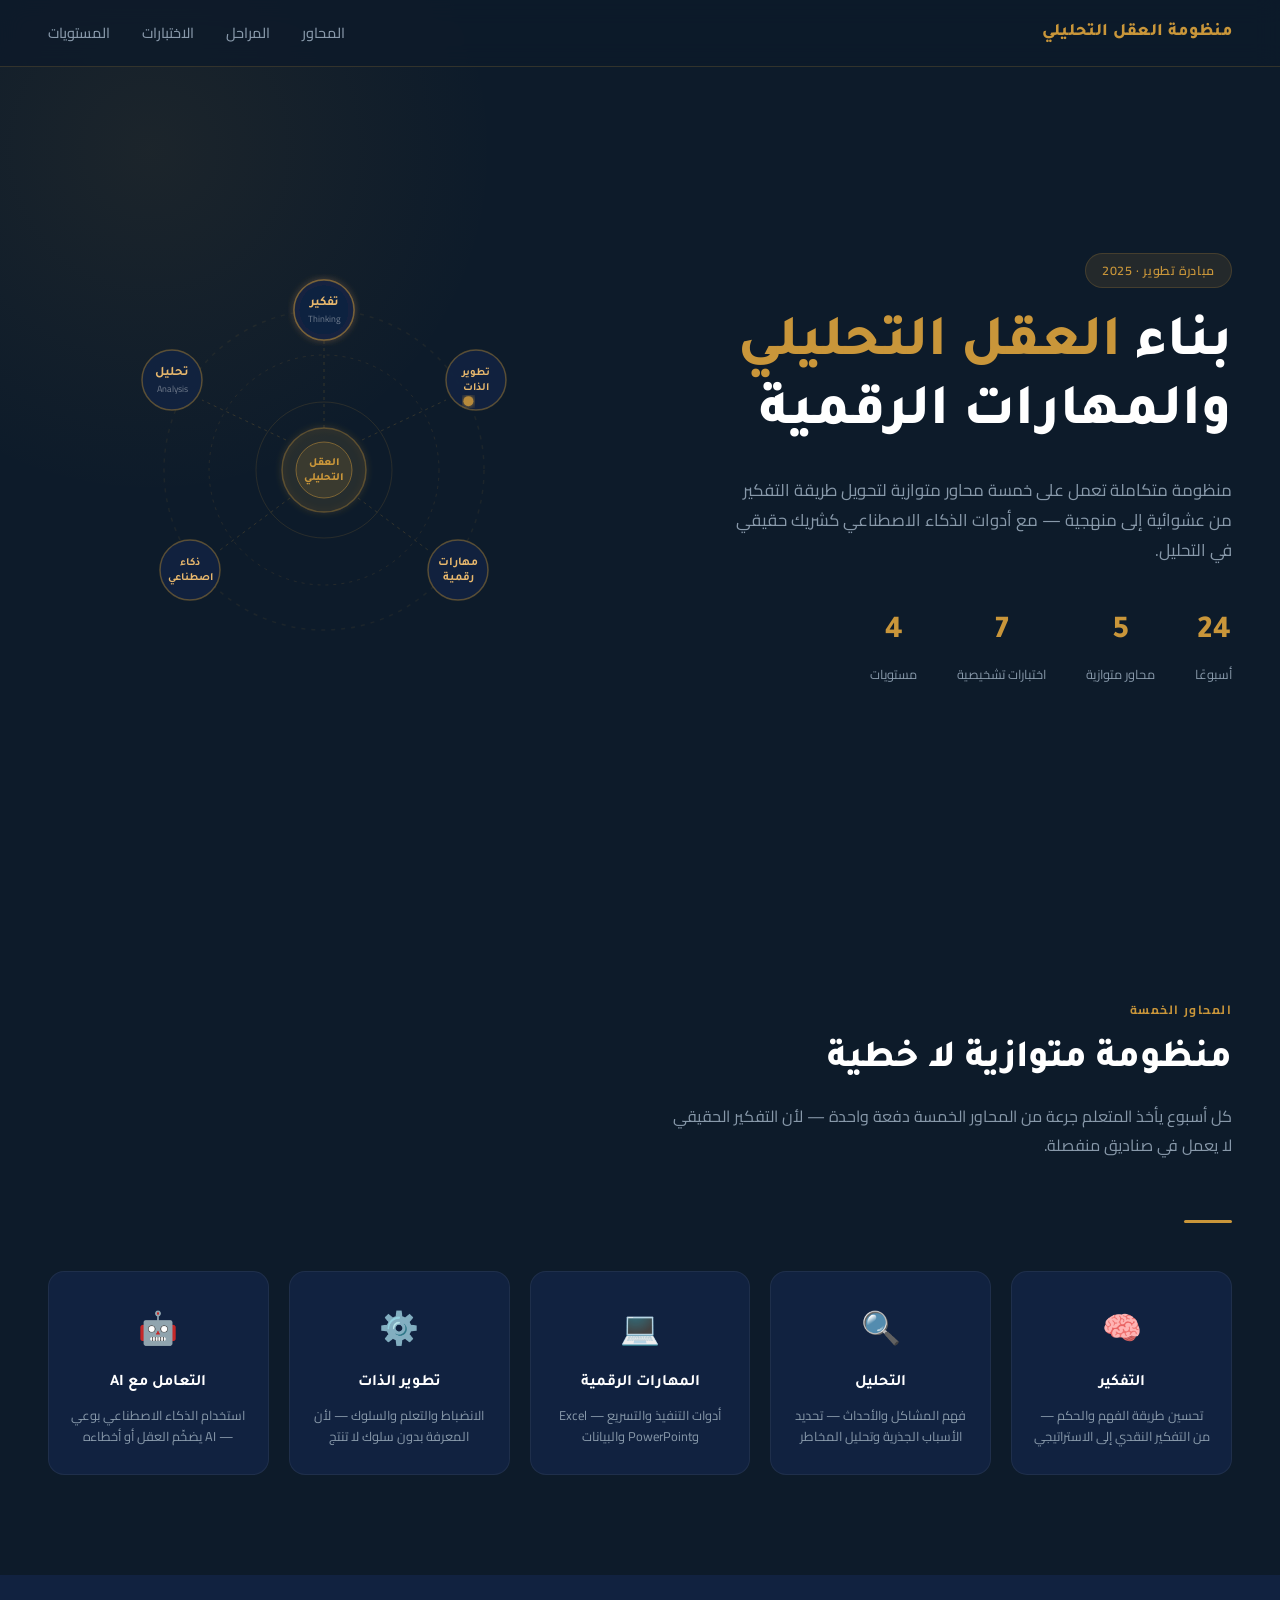
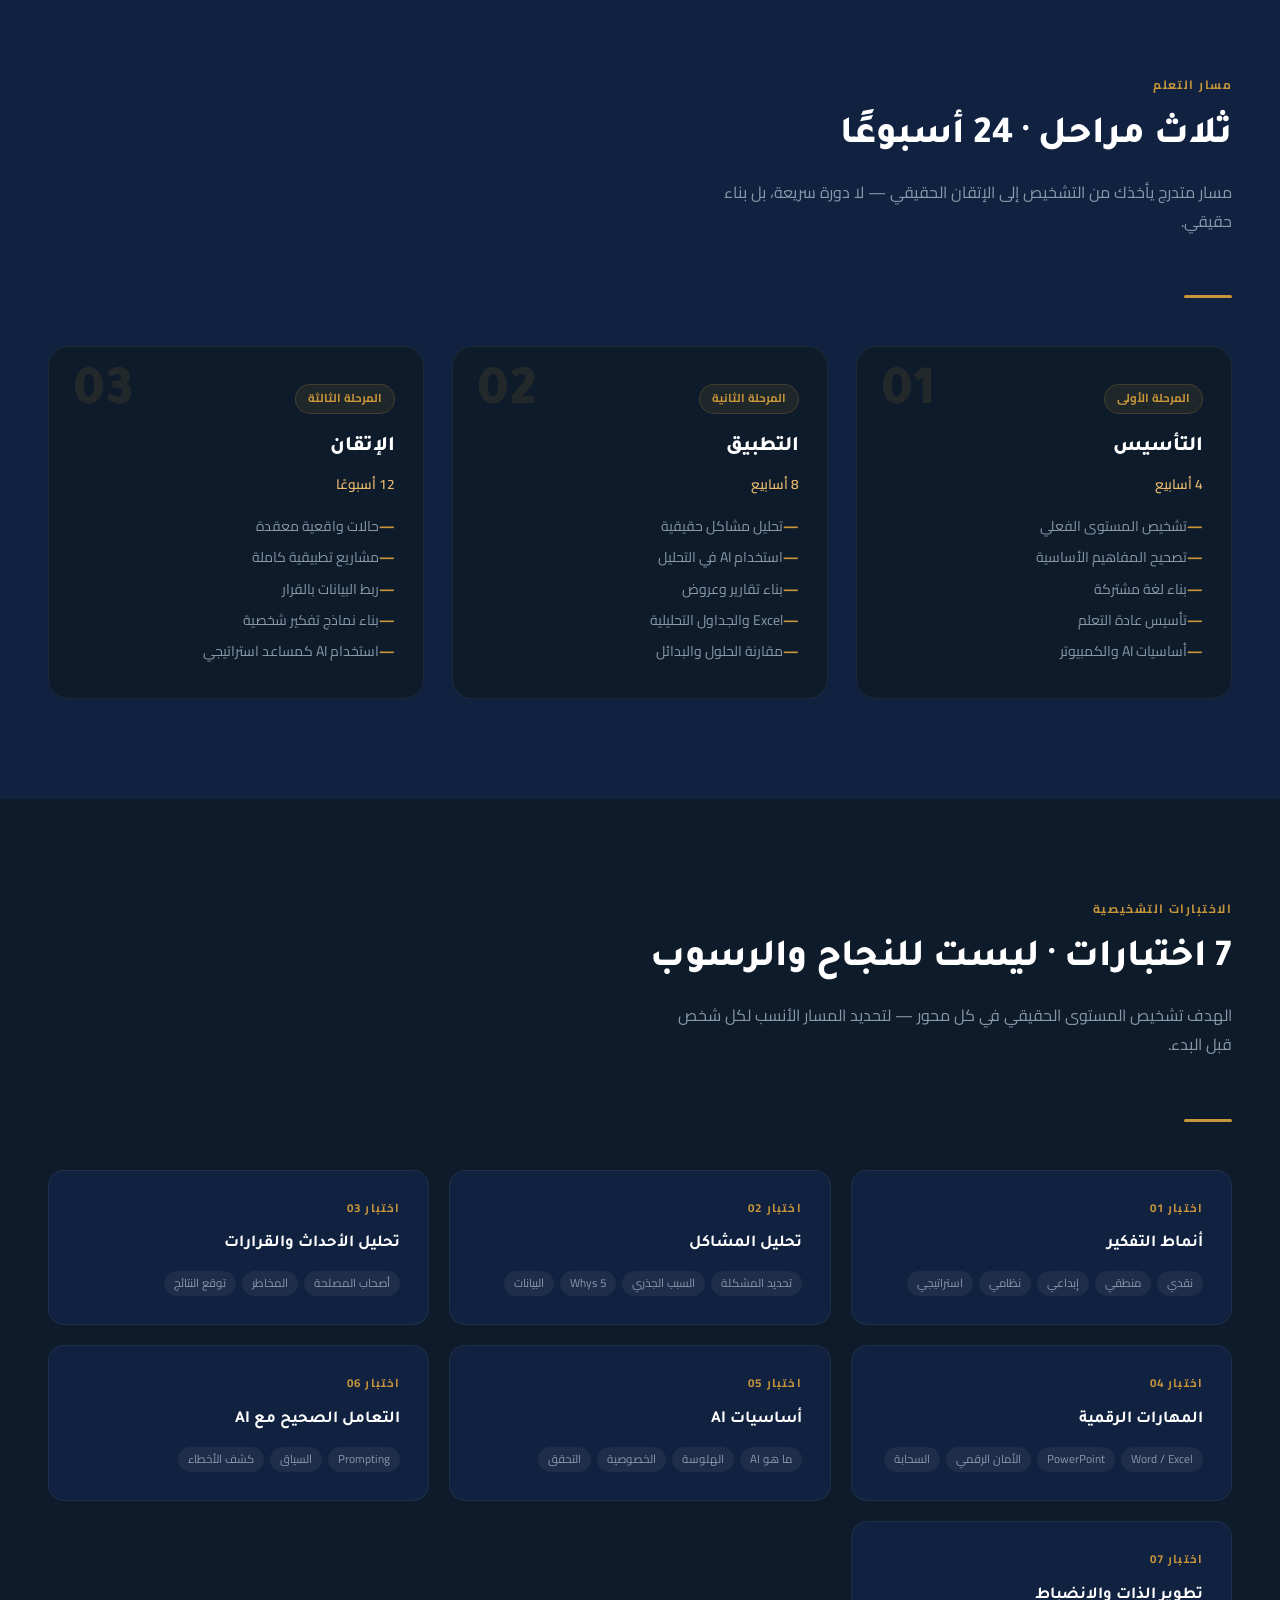
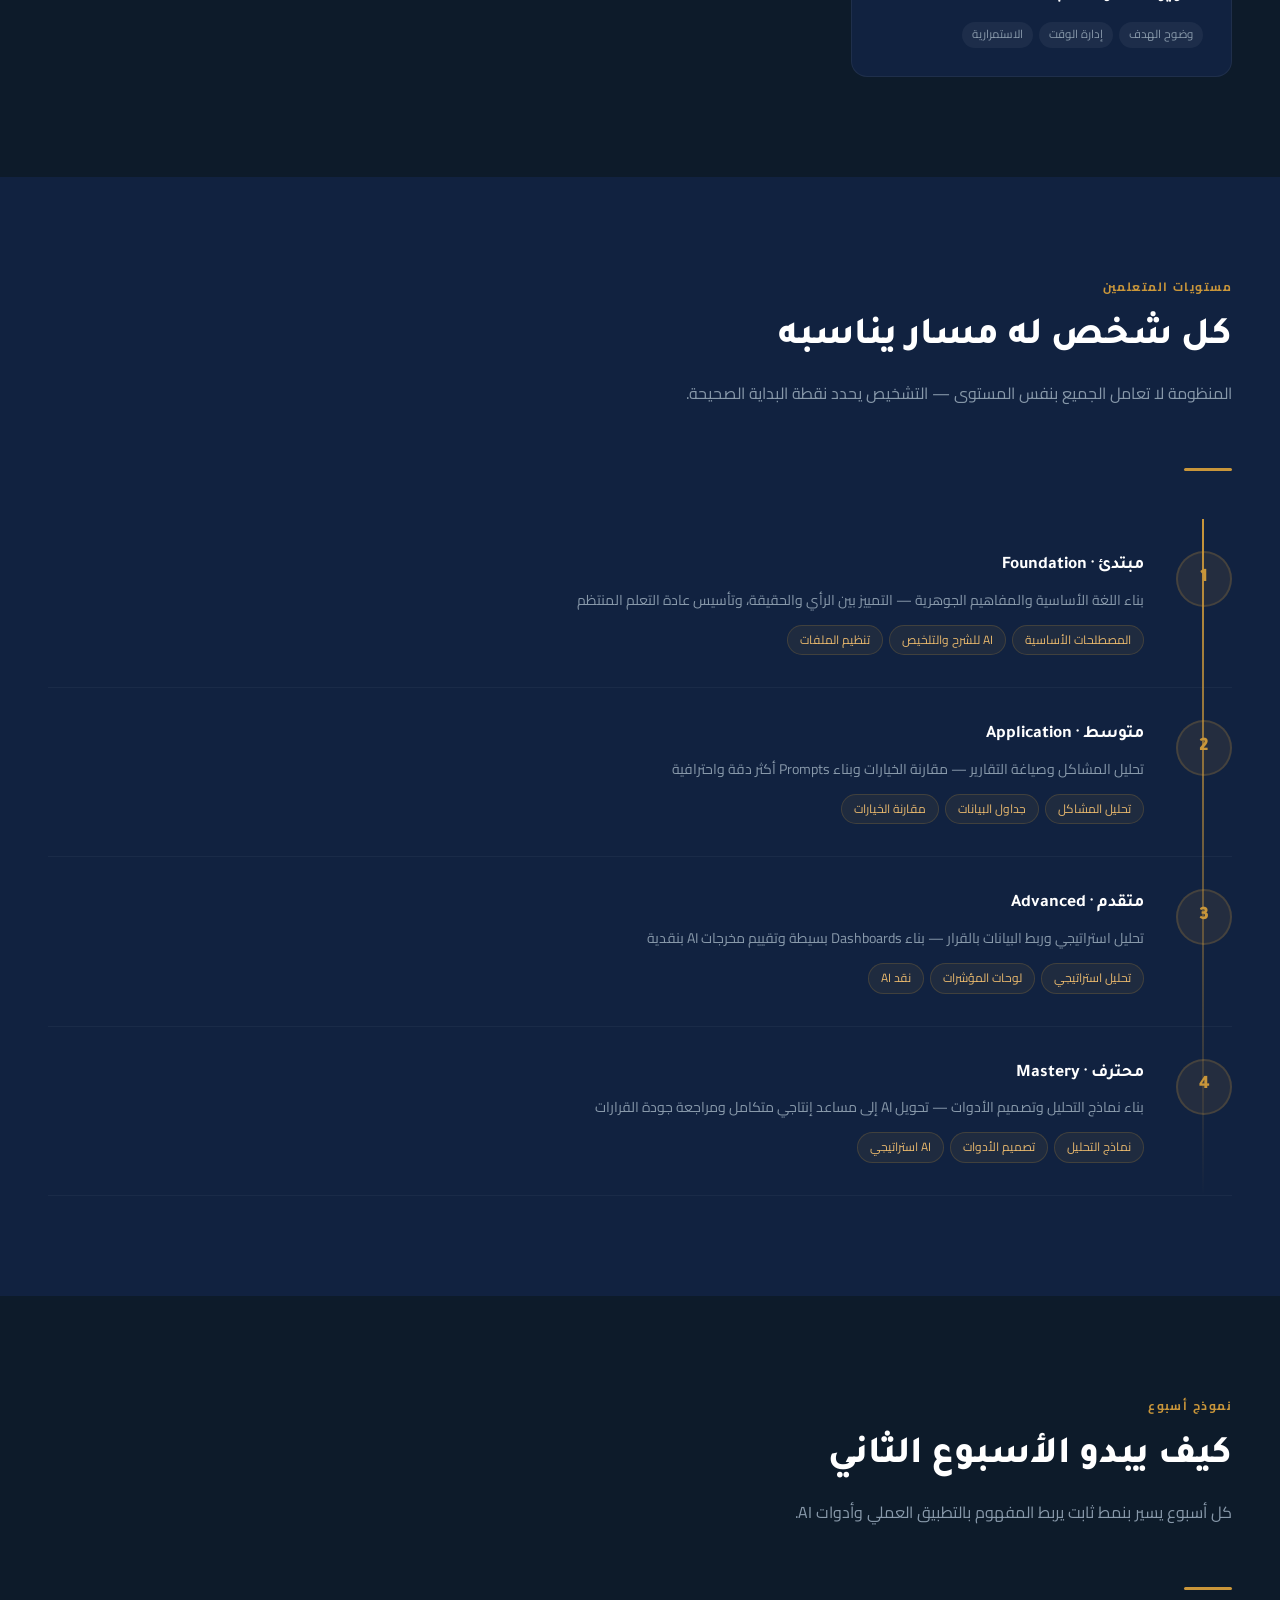
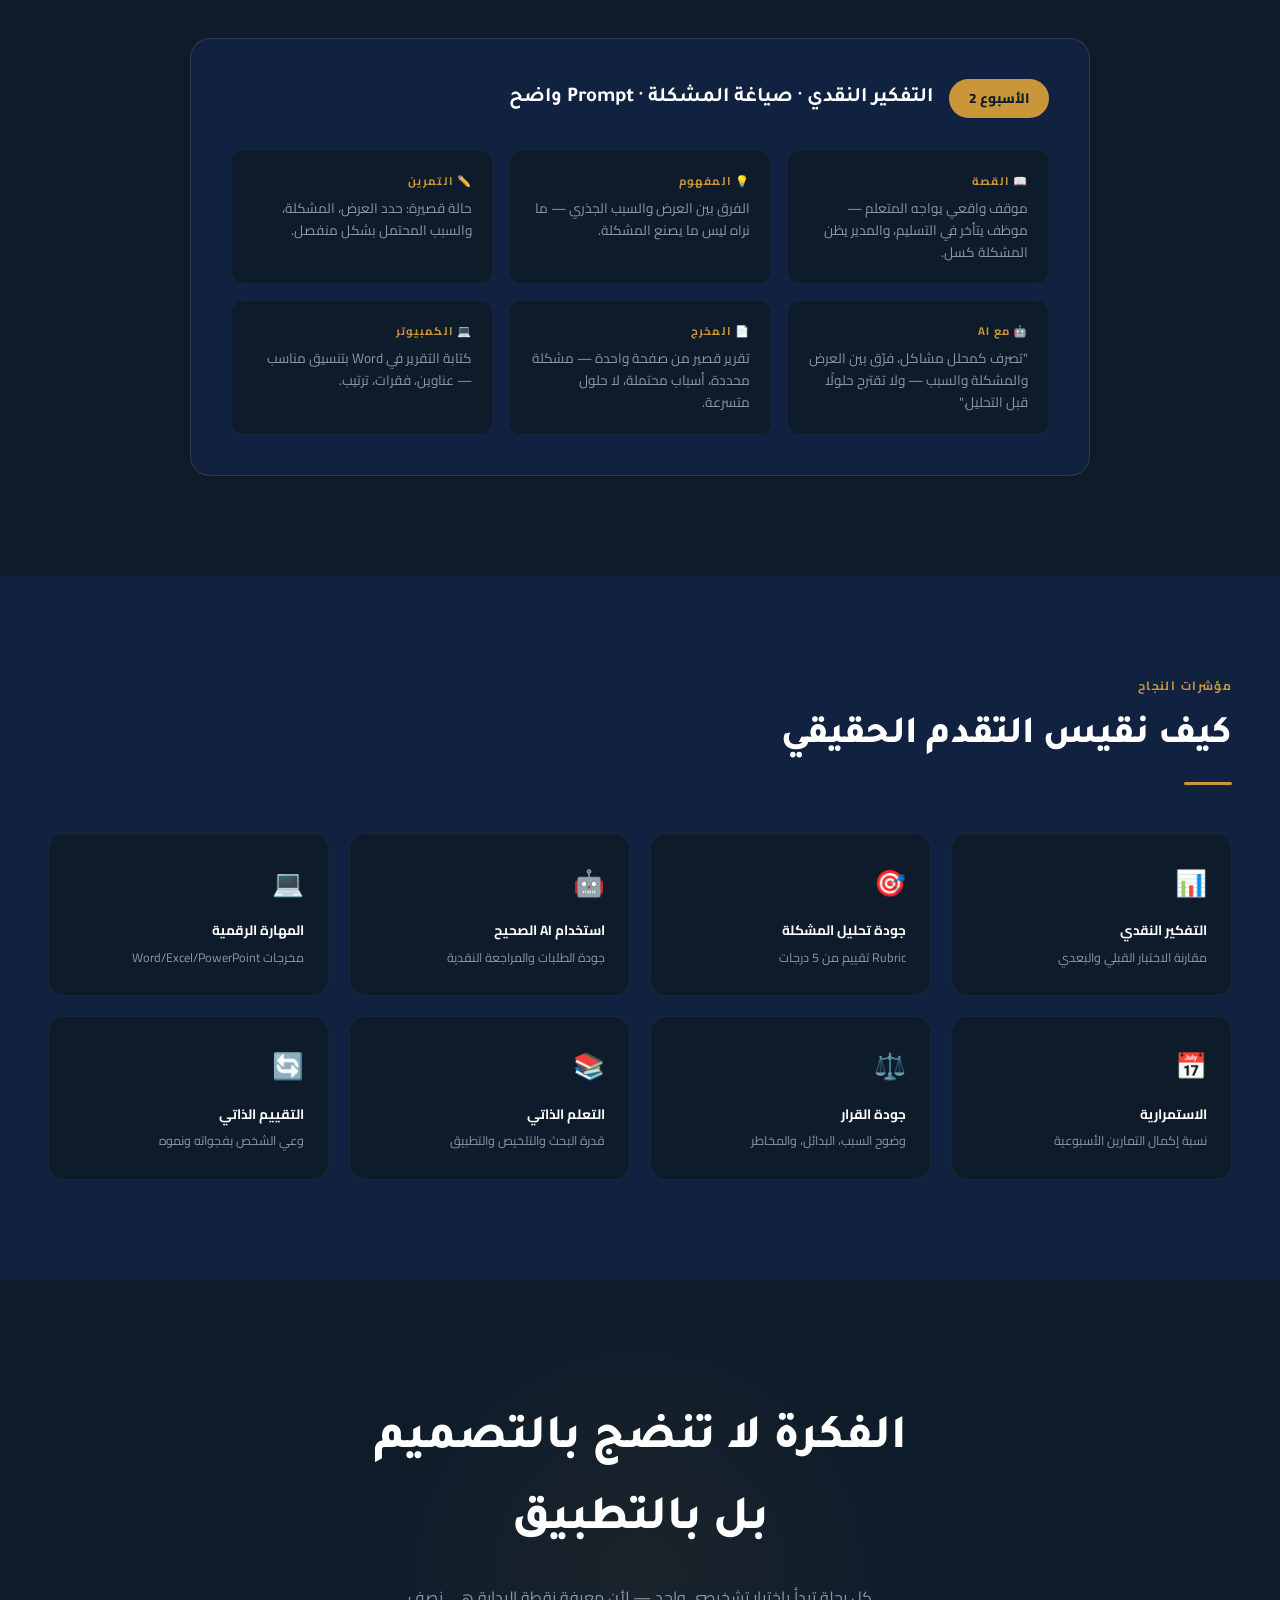
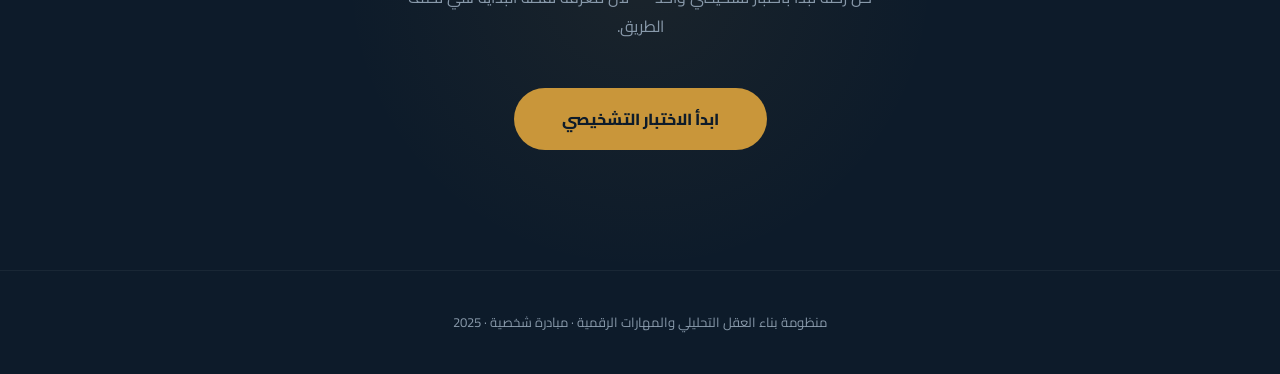
<file: index.html>
<!DOCTYPE html>
<html lang="ar" dir="rtl">
<head>
<meta charset="UTF-8">
<meta name="viewport" content="width=device-width, initial-scale=1.0">
<title>منظومة بناء العقل التحليلي</title>
<style>
  @import url('https://fonts.googleapis.com/css2?family=Cairo:wght@300;400;600;700;900&family=Tajawal:wght@300;400;500;700;800&display=swap');

  :root {
    --ink: #0D1B2A;
    --deep: #112240;
    --mid: #1B3A5C;
    --gold: #C9963A;
    --gold-light: #E8B86D;
    --cream: #F5F0E8;
    --text: #E8EDF2;
    --muted: #8899AA;
    --border: rgba(201,150,58,0.2);
  }

  * { margin: 0; padding: 0; box-sizing: border-box; }

  html { scroll-behavior: smooth; }

  body {
    font-family: 'Cairo', sans-serif;
    background: var(--ink);
    color: var(--text);
    overflow-x: hidden;
    line-height: 1.7;
  }

  /* ===== NAV ===== */
  nav {
    position: fixed;
    top: 0; left: 0; right: 0;
    z-index: 100;
    padding: 18px 48px;
    display: flex;
    justify-content: space-between;
    align-items: center;
    background: rgba(13,27,42,0.85);
    backdrop-filter: blur(12px);
    border-bottom: 1px solid var(--border);
  }
  .nav-logo {
    font-family: 'Tajawal', sans-serif;
    font-weight: 800;
    font-size: 1.1rem;
    color: var(--gold);
    letter-spacing: 0.02em;
  }
  .nav-links {
    display: flex;
    gap: 32px;
    list-style: none;
  }
  .nav-links a {
    color: var(--muted);
    text-decoration: none;
    font-size: 0.9rem;
    font-weight: 500;
    transition: color 0.2s;
  }
  .nav-links a:hover { color: var(--gold); }

  /* ===== HERO ===== */
  .hero {
    min-height: 100vh;
    display: flex;
    align-items: center;
    padding: 120px 48px 80px;
    position: relative;
    overflow: hidden;
  }
  .hero::before {
    content: '';
    position: absolute;
    top: -200px; left: -200px;
    width: 700px; height: 700px;
    background: radial-gradient(circle, rgba(201,150,58,0.08) 0%, transparent 70%);
    pointer-events: none;
  }
  .hero-grid {
    display: grid;
    grid-template-columns: 1fr 1fr;
    gap: 80px;
    align-items: center;
    max-width: 1200px;
    margin: 0 auto;
    width: 100%;
  }
  .hero-tag {
    display: inline-block;
    padding: 6px 16px;
    background: rgba(201,150,58,0.12);
    border: 1px solid var(--border);
    border-radius: 100px;
    font-size: 0.78rem;
    color: var(--gold);
    font-weight: 600;
    letter-spacing: 0.05em;
    margin-bottom: 24px;
  }
  .hero h1 {
    font-family: 'Tajawal', sans-serif;
    font-size: clamp(2.4rem, 5vw, 3.6rem);
    font-weight: 800;
    line-height: 1.2;
    color: #fff;
    margin-bottom: 24px;
  }
  .hero h1 span { color: var(--gold); }
  .hero-sub {
    font-size: 1.05rem;
    color: var(--muted);
    max-width: 500px;
    margin-bottom: 40px;
    line-height: 1.8;
  }
  .hero-stats {
    display: flex;
    gap: 40px;
  }
  .stat-item { text-align: center; }
  .stat-num {
    font-family: 'Tajawal', sans-serif;
    font-size: 2rem;
    font-weight: 800;
    color: var(--gold);
    display: block;
  }
  .stat-label {
    font-size: 0.8rem;
    color: var(--muted);
  }

  /* ===== ORBITAL DIAGRAM ===== */
  .orbital-wrap {
    display: flex;
    justify-content: center;
    align-items: center;
    position: relative;
  }
  .orbital-svg {
    width: 420px;
    height: 420px;
  }

  /* ===== SECTIONS ===== */
  section { padding: 100px 48px; }
  .section-inner {
    max-width: 1200px;
    margin: 0 auto;
  }
  .section-eyebrow {
    font-size: 0.75rem;
    font-weight: 700;
    color: var(--gold);
    letter-spacing: 0.12em;
    text-transform: uppercase;
    margin-bottom: 16px;
  }
  .section-title {
    font-family: 'Tajawal', sans-serif;
    font-size: clamp(1.8rem, 3vw, 2.6rem);
    font-weight: 800;
    color: #fff;
    margin-bottom: 16px;
    line-height: 1.3;
  }
  .section-desc {
    color: var(--muted);
    font-size: 1rem;
    max-width: 560px;
    margin-bottom: 60px;
    line-height: 1.8;
  }
  .divider {
    width: 48px;
    height: 3px;
    background: var(--gold);
    margin: 20px 0 48px;
    border-radius: 2px;
  }

  /* ===== PILLARS ===== */
  .pillars-grid {
    display: grid;
    grid-template-columns: repeat(5, 1fr);
    gap: 20px;
  }
  .pillar-card {
    background: var(--deep);
    border: 1px solid rgba(255,255,255,0.06);
    border-radius: 16px;
    padding: 28px 20px;
    text-align: center;
    transition: border-color 0.3s, transform 0.3s;
    position: relative;
    overflow: hidden;
  }
  .pillar-card::before {
    content: '';
    position: absolute;
    bottom: 0; left: 0; right: 0;
    height: 3px;
    background: var(--gold);
    transform: scaleX(0);
    transition: transform 0.3s;
  }
  .pillar-card:hover::before { transform: scaleX(1); }
  .pillar-card:hover {
    border-color: var(--border);
    transform: translateY(-4px);
  }
  .pillar-icon {
    font-size: 2rem;
    margin-bottom: 16px;
    display: block;
  }
  .pillar-name {
    font-family: 'Tajawal', sans-serif;
    font-size: 1rem;
    font-weight: 700;
    color: #fff;
    margin-bottom: 8px;
  }
  .pillar-desc {
    font-size: 0.8rem;
    color: var(--muted);
    line-height: 1.6;
  }

  /* ===== PHASES ===== */
  .phases-section { background: var(--deep); }
  .phases-grid {
    display: grid;
    grid-template-columns: repeat(3, 1fr);
    gap: 28px;
  }
  .phase-card {
    background: var(--ink);
    border: 1px solid rgba(255,255,255,0.06);
    border-radius: 20px;
    padding: 36px 28px;
    position: relative;
  }
  .phase-num {
    font-family: 'Tajawal', sans-serif;
    font-size: 3.5rem;
    font-weight: 900;
    color: rgba(201,150,58,0.12);
    position: absolute;
    top: 20px;
    left: 24px;
    line-height: 1;
  }
  .phase-label {
    display: inline-block;
    padding: 4px 12px;
    background: rgba(201,150,58,0.1);
    border: 1px solid var(--border);
    border-radius: 100px;
    font-size: 0.72rem;
    color: var(--gold);
    font-weight: 700;
    margin-bottom: 16px;
  }
  .phase-title {
    font-family: 'Tajawal', sans-serif;
    font-size: 1.3rem;
    font-weight: 800;
    color: #fff;
    margin-bottom: 8px;
  }
  .phase-duration {
    font-size: 0.85rem;
    color: var(--gold-light);
    font-weight: 600;
    margin-bottom: 20px;
  }
  .phase-list {
    list-style: none;
    display: flex;
    flex-direction: column;
    gap: 10px;
  }
  .phase-list li {
    font-size: 0.88rem;
    color: var(--muted);
    padding-right: 16px;
    position: relative;
    line-height: 1.5;
  }
  .phase-list li::before {
    content: '—';
    position: absolute;
    right: 0;
    color: var(--gold);
    font-weight: 700;
  }

  /* ===== TESTS ===== */
  .tests-grid {
    display: grid;
    grid-template-columns: repeat(3, 1fr);
    gap: 20px;
  }
  .test-card {
    background: var(--deep);
    border: 1px solid rgba(255,255,255,0.06);
    border-radius: 16px;
    padding: 28px;
    transition: border-color 0.3s;
  }
  .test-card:hover { border-color: var(--border); }
  .test-num {
    font-size: 0.72rem;
    font-weight: 700;
    color: var(--gold);
    letter-spacing: 0.1em;
    margin-bottom: 12px;
  }
  .test-title {
    font-family: 'Tajawal', sans-serif;
    font-size: 1.05rem;
    font-weight: 700;
    color: #fff;
    margin-bottom: 12px;
  }
  .test-tags {
    display: flex;
    flex-wrap: wrap;
    gap: 6px;
  }
  .tag {
    padding: 3px 10px;
    background: rgba(255,255,255,0.05);
    border-radius: 100px;
    font-size: 0.72rem;
    color: var(--muted);
  }

  /* ===== LEVELS ===== */
  .levels-section { background: var(--deep); }
  .levels-track {
    display: flex;
    flex-direction: column;
    gap: 0;
    position: relative;
  }
  .levels-track::before {
    content: '';
    position: absolute;
    right: 28px;
    top: 0; bottom: 0;
    width: 2px;
    background: linear-gradient(to bottom, var(--gold), transparent);
  }
  .level-item {
    display: grid;
    grid-template-columns: auto 1fr;
    gap: 32px;
    padding: 32px 0;
    border-bottom: 1px solid rgba(255,255,255,0.04);
    align-items: start;
  }
  .level-badge {
    width: 56px;
    height: 56px;
    border-radius: 50%;
    background: rgba(201,150,58,0.1);
    border: 2px solid var(--border);
    display: flex;
    align-items: center;
    justify-content: center;
    font-family: 'Tajawal', sans-serif;
    font-size: 1.2rem;
    font-weight: 900;
    color: var(--gold);
    flex-shrink: 0;
    position: relative;
    z-index: 1;
  }
  .level-name {
    font-family: 'Tajawal', sans-serif;
    font-size: 1.1rem;
    font-weight: 700;
    color: #fff;
    margin-bottom: 8px;
  }
  .level-focus {
    font-size: 0.88rem;
    color: var(--muted);
    line-height: 1.7;
  }
  .level-chips {
    display: flex;
    flex-wrap: wrap;
    gap: 6px;
    margin-top: 12px;
  }
  .chip {
    padding: 4px 12px;
    background: rgba(201,150,58,0.08);
    border: 1px solid rgba(201,150,58,0.2);
    border-radius: 100px;
    font-size: 0.75rem;
    color: var(--gold-light);
  }

  /* ===== WEEK EXAMPLE ===== */
  .week-box {
    background: var(--deep);
    border: 1px solid var(--border);
    border-radius: 20px;
    padding: 40px;
    max-width: 900px;
    margin: 0 auto;
  }
  .week-header {
    display: flex;
    align-items: center;
    gap: 16px;
    margin-bottom: 32px;
  }
  .week-badge {
    padding: 8px 20px;
    background: var(--gold);
    color: var(--ink);
    font-weight: 800;
    font-size: 0.85rem;
    border-radius: 100px;
  }
  .week-topic {
    font-family: 'Tajawal', sans-serif;
    font-size: 1.3rem;
    font-weight: 700;
    color: #fff;
  }
  .week-steps {
    display: grid;
    grid-template-columns: repeat(3, 1fr);
    gap: 16px;
  }
  .week-step {
    background: var(--ink);
    border-radius: 12px;
    padding: 20px;
    border: 1px solid rgba(255,255,255,0.04);
  }
  .step-label {
    font-size: 0.7rem;
    font-weight: 700;
    color: var(--gold);
    letter-spacing: 0.1em;
    margin-bottom: 8px;
  }
  .step-text {
    font-size: 0.85rem;
    color: var(--muted);
    line-height: 1.6;
  }

  /* ===== KPI ===== */
  .kpi-section { background: var(--deep); }
  .kpi-grid {
    display: grid;
    grid-template-columns: repeat(4, 1fr);
    gap: 20px;
  }
  .kpi-card {
    background: var(--ink);
    border-radius: 16px;
    padding: 28px 24px;
    border: 1px solid rgba(255,255,255,0.05);
  }
  .kpi-icon { font-size: 1.6rem; margin-bottom: 14px; display: block; }
  .kpi-label {
    font-size: 0.85rem;
    font-weight: 700;
    color: #fff;
    margin-bottom: 6px;
  }
  .kpi-method {
    font-size: 0.78rem;
    color: var(--muted);
    line-height: 1.5;
  }

  /* ===== CTA ===== */
  .cta-section {
    text-align: center;
    padding: 120px 48px;
    position: relative;
    overflow: hidden;
  }
  .cta-section::before {
    content: '';
    position: absolute;
    top: 50%; left: 50%;
    transform: translate(-50%,-50%);
    width: 600px; height: 600px;
    background: radial-gradient(circle, rgba(201,150,58,0.07) 0%, transparent 70%);
    pointer-events: none;
  }
  .cta-title {
    font-family: 'Tajawal', sans-serif;
    font-size: clamp(2rem, 4vw, 3rem);
    font-weight: 800;
    color: #fff;
    margin-bottom: 20px;
    position: relative;
  }
  .cta-sub {
    color: var(--muted);
    font-size: 1rem;
    max-width: 500px;
    margin: 0 auto 48px;
    line-height: 1.8;
    position: relative;
  }
  .cta-btn {
    display: inline-block;
    padding: 16px 48px;
    background: var(--gold);
    color: var(--ink);
    font-weight: 800;
    font-size: 1rem;
    border-radius: 100px;
    text-decoration: none;
    font-family: 'Cairo', sans-serif;
    transition: transform 0.2s, box-shadow 0.2s;
    position: relative;
    cursor: pointer;
    border: none;
  }
  .cta-btn:hover {
    transform: translateY(-2px);
    box-shadow: 0 12px 40px rgba(201,150,58,0.35);
  }

  /* ===== FOOTER ===== */
  footer {
    padding: 40px 48px;
    border-top: 1px solid rgba(255,255,255,0.05);
    text-align: center;
    color: var(--muted);
    font-size: 0.82rem;
  }

  /* ===== SCROLL ANIMATIONS ===== */
  .fade-up {
    opacity: 0;
    transform: translateY(30px);
    transition: opacity 0.6s ease, transform 0.6s ease;
  }
  .fade-up.visible {
    opacity: 1;
    transform: translateY(0);
  }

  @media (max-width: 900px) {
    nav { padding: 16px 24px; }
    .nav-links { display: none; }
    .hero { padding: 100px 24px 60px; }
    .hero-grid { grid-template-columns: 1fr; gap: 48px; }
    .orbital-wrap { order: -1; }
    .orbital-svg { width: 280px; height: 280px; }
    section { padding: 70px 24px; }
    .pillars-grid { grid-template-columns: repeat(2, 1fr); }
    .phases-grid { grid-template-columns: 1fr; }
    .tests-grid { grid-template-columns: 1fr; }
    .kpi-grid { grid-template-columns: repeat(2, 1fr); }
    .week-steps { grid-template-columns: 1fr; }
    .hero-stats { gap: 24px; }
    .cta-section { padding: 80px 24px; }
  }
</style>
</head>
<body>

<!-- NAV -->
<nav>
  <div class="nav-logo">منظومة العقل التحليلي</div>
  <ul class="nav-links">
    <li><a href="#pillars">المحاور</a></li>
    <li><a href="#phases">المراحل</a></li>
    <li><a href="#tests">الاختبارات</a></li>
    <li><a href="#levels">المستويات</a></li>
  </ul>
</nav>

<!-- HERO -->
<section class="hero">
  <div class="hero-grid">
    <div>
      <div class="hero-tag">مبادرة تطوير · 2025</div>
      <h1>بناء <span>العقل التحليلي</span> والمهارات الرقمية</h1>
      <p class="hero-sub">
        منظومة متكاملة تعمل على خمسة محاور متوازية لتحويل طريقة التفكير من عشوائية إلى منهجية — مع أدوات الذكاء الاصطناعي كشريك حقيقي في التحليل.
      </p>
      <div class="hero-stats">
        <div class="stat-item">
          <span class="stat-num">24</span>
          <span class="stat-label">أسبوعًا</span>
        </div>
        <div class="stat-item">
          <span class="stat-num">5</span>
          <span class="stat-label">محاور متوازية</span>
        </div>
        <div class="stat-item">
          <span class="stat-num">7</span>
          <span class="stat-label">اختبارات تشخيصية</span>
        </div>
        <div class="stat-item">
          <span class="stat-num">4</span>
          <span class="stat-label">مستويات</span>
        </div>
      </div>
    </div>
    <div class="orbital-wrap">
      <svg class="orbital-svg" viewBox="0 0 420 420" xmlns="http://www.w3.org/2000/svg">
        <defs>
          <filter id="glow">
            <feGaussianBlur stdDeviation="3" result="coloredBlur"/>
            <feMerge>
              <feMergeNode in="coloredBlur"/>
              <feMergeNode in="SourceGraphic"/>
            </feMerge>
          </filter>
        </defs>

        <!-- Orbit rings -->
        <circle cx="210" cy="210" r="160" fill="none" stroke="rgba(201,150,58,0.08)" stroke-width="1.5" stroke-dasharray="4 6"/>
        <circle cx="210" cy="210" r="115" fill="none" stroke="rgba(201,150,58,0.12)" stroke-width="1" stroke-dasharray="3 5"/>
        <circle cx="210" cy="210" r="68" fill="none" stroke="rgba(201,150,58,0.15)" stroke-width="1"/>

        <!-- Center core -->
        <circle cx="210" cy="210" r="42" fill="rgba(201,150,58,0.07)" stroke="rgba(201,150,58,0.35)" stroke-width="1.5" filter="url(#glow)"/>
        <circle cx="210" cy="210" r="28" fill="rgba(201,150,58,0.12)" stroke="rgba(201,150,58,0.5)" stroke-width="1"/>
        <text x="210" y="205" text-anchor="middle" font-family="Tajawal" font-size="11" font-weight="800" fill="#C9963A">العقل</text>
        <text x="210" y="220" text-anchor="middle" font-family="Tajawal" font-size="11" font-weight="800" fill="#C9963A">التحليلي</text>

        <!-- Node 1: تفكير - top -->
        <g>
          <circle cx="210" cy="50" r="30" fill="rgba(17,34,64,0.95)" stroke="rgba(201,150,58,0.5)" stroke-width="1.5" filter="url(#glow)"/>
          <text x="210" y="45" text-anchor="middle" font-family="Tajawal" font-size="13" font-weight="700" fill="#E8B86D">تفكير</text>
          <text x="210" y="62" text-anchor="middle" font-family="Cairo" font-size="9" fill="rgba(255,255,255,0.4)">Thinking</text>
        </g>

        <!-- Node 2: تحليل - top-left -->
        <g>
          <circle cx="58" cy="120" r="30" fill="rgba(17,34,64,0.95)" stroke="rgba(201,150,58,0.4)" stroke-width="1.5"/>
          <text x="58" y="115" text-anchor="middle" font-family="Tajawal" font-size="13" font-weight="700" fill="#E8B86D">تحليل</text>
          <text x="58" y="132" text-anchor="middle" font-family="Cairo" font-size="9" fill="rgba(255,255,255,0.4)">Analysis</text>
        </g>

        <!-- Node 3: ذكاء اصطناعي - bottom-left -->
        <g>
          <circle cx="76" cy="310" r="30" fill="rgba(17,34,64,0.95)" stroke="rgba(201,150,58,0.4)" stroke-width="1.5"/>
          <text x="76" y="305" text-anchor="middle" font-family="Tajawal" font-size="11" font-weight="700" fill="#E8B86D">ذكاء</text>
          <text x="76" y="320" text-anchor="middle" font-family="Tajawal" font-size="11" font-weight="700" fill="#E8B86D">اصطناعي</text>
        </g>

        <!-- Node 4: كمبيوتر - bottom-right -->
        <g>
          <circle cx="344" cy="310" r="30" fill="rgba(17,34,64,0.95)" stroke="rgba(201,150,58,0.4)" stroke-width="1.5"/>
          <text x="344" y="305" text-anchor="middle" font-family="Tajawal" font-size="12" font-weight="700" fill="#E8B86D">مهارات</text>
          <text x="344" y="320" text-anchor="middle" font-family="Tajawal" font-size="12" font-weight="700" fill="#E8B86D">رقمية</text>
        </g>

        <!-- Node 5: تطوير الذات - top-right -->
        <g>
          <circle cx="362" cy="120" r="30" fill="rgba(17,34,64,0.95)" stroke="rgba(201,150,58,0.4)" stroke-width="1.5"/>
          <text x="362" y="115" text-anchor="middle" font-family="Tajawal" font-size="11" font-weight="700" fill="#E8B86D">تطوير</text>
          <text x="362" y="130" text-anchor="middle" font-family="Tajawal" font-size="11" font-weight="700" fill="#E8B86D">الذات</text>
        </g>

        <!-- Connector lines from center to nodes -->
        <line x1="210" y1="168" x2="210" y2="80" stroke="rgba(201,150,58,0.2)" stroke-width="1" stroke-dasharray="3 4"/>
        <line x1="172" y1="180" x2="88" y2="140" stroke="rgba(201,150,58,0.2)" stroke-width="1" stroke-dasharray="3 4"/>
        <line x1="176" y1="238" x2="106" y2="290" stroke="rgba(201,150,58,0.2)" stroke-width="1" stroke-dasharray="3 4"/>
        <line x1="244" y1="238" x2="314" y2="290" stroke="rgba(201,150,58,0.2)" stroke-width="1" stroke-dasharray="3 4"/>
        <line x1="248" y1="180" x2="332" y2="140" stroke="rgba(201,150,58,0.2)" stroke-width="1" stroke-dasharray="3 4"/>

        <!-- Animated dot on top orbit -->
        <circle r="5" fill="var(--gold)" filter="url(#glow)" opacity="0.9">
          <animateMotion dur="12s" repeatCount="indefinite">
            <mpath href="#orbit-path"/>
          </animateMotion>
        </circle>
        <path id="orbit-path" d="M 210 50 A 160 160 0 1 1 209.99 50" fill="none"/>
      </svg>
    </div>
  </div>
</section>

<!-- PILLARS -->
<section id="pillars">
  <div class="section-inner">
    <div class="fade-up">
      <p class="section-eyebrow">المحاور الخمسة</p>
      <h2 class="section-title">منظومة متوازية لا خطية</h2>
      <p class="section-desc">كل أسبوع يأخذ المتعلم جرعة من المحاور الخمسة دفعة واحدة — لأن التفكير الحقيقي لا يعمل في صناديق منفصلة.</p>
      <div class="divider"></div>
    </div>
    <div class="pillars-grid fade-up">
      <div class="pillar-card">
        <span class="pillar-icon">🧠</span>
        <div class="pillar-name">التفكير</div>
        <div class="pillar-desc">تحسين طريقة الفهم والحكم — من التفكير النقدي إلى الاستراتيجي</div>
      </div>
      <div class="pillar-card">
        <span class="pillar-icon">🔍</span>
        <div class="pillar-name">التحليل</div>
        <div class="pillar-desc">فهم المشاكل والأحداث — تحديد الأسباب الجذرية وتحليل المخاطر</div>
      </div>
      <div class="pillar-card">
        <span class="pillar-icon">💻</span>
        <div class="pillar-name">المهارات الرقمية</div>
        <div class="pillar-desc">أدوات التنفيذ والتسريع — Excel وPowerPoint والبيانات</div>
      </div>
      <div class="pillar-card">
        <span class="pillar-icon">⚙️</span>
        <div class="pillar-name">تطوير الذات</div>
        <div class="pillar-desc">الانضباط والتعلم والسلوك — لأن المعرفة بدون سلوك لا تنتج</div>
      </div>
      <div class="pillar-card">
        <span class="pillar-icon">🤖</span>
        <div class="pillar-name">التعامل مع AI</div>
        <div class="pillar-desc">استخدام الذكاء الاصطناعي بوعي — AI يضخّم العقل أو أخطاءه</div>
      </div>
    </div>
  </div>
</section>

<!-- PHASES -->
<section id="phases" class="phases-section">
  <div class="section-inner">
    <div class="fade-up">
      <p class="section-eyebrow">مسار التعلم</p>
      <h2 class="section-title">ثلاث مراحل · 24 أسبوعًا</h2>
      <p class="section-desc">مسار متدرج يأخذك من التشخيص إلى الإتقان الحقيقي — لا دورة سريعة، بل بناء حقيقي.</p>
      <div class="divider"></div>
    </div>
    <div class="phases-grid fade-up">
      <div class="phase-card">
        <div class="phase-num">01</div>
        <div class="phase-label">المرحلة الأولى</div>
        <div class="phase-title">التأسيس</div>
        <div class="phase-duration">4 أسابيع</div>
        <ul class="phase-list">
          <li>تشخيص المستوى الفعلي</li>
          <li>تصحيح المفاهيم الأساسية</li>
          <li>بناء لغة مشتركة</li>
          <li>تأسيس عادة التعلم</li>
          <li>أساسيات AI والكمبيوتر</li>
        </ul>
      </div>
      <div class="phase-card">
        <div class="phase-num">02</div>
        <div class="phase-label">المرحلة الثانية</div>
        <div class="phase-title">التطبيق</div>
        <div class="phase-duration">8 أسابيع</div>
        <ul class="phase-list">
          <li>تحليل مشاكل حقيقية</li>
          <li>استخدام AI في التحليل</li>
          <li>بناء تقارير وعروض</li>
          <li>Excel والجداول التحليلية</li>
          <li>مقارنة الحلول والبدائل</li>
        </ul>
      </div>
      <div class="phase-card">
        <div class="phase-num">03</div>
        <div class="phase-label">المرحلة الثالثة</div>
        <div class="phase-title">الإتقان</div>
        <div class="phase-duration">12 أسبوعًا</div>
        <ul class="phase-list">
          <li>حالات واقعية معقدة</li>
          <li>مشاريع تطبيقية كاملة</li>
          <li>ربط البيانات بالقرار</li>
          <li>بناء نماذج تفكير شخصية</li>
          <li>استخدام AI كمساعد استراتيجي</li>
        </ul>
      </div>
    </div>
  </div>
</section>

<!-- TESTS -->
<section id="tests">
  <div class="section-inner">
    <div class="fade-up">
      <p class="section-eyebrow">الاختبارات التشخيصية</p>
      <h2 class="section-title">7 اختبارات · ليست للنجاح والرسوب</h2>
      <p class="section-desc">الهدف تشخيص المستوى الحقيقي في كل محور — لتحديد المسار الأنسب لكل شخص قبل البدء.</p>
      <div class="divider"></div>
    </div>
    <div class="tests-grid fade-up">
      <div class="test-card">
        <div class="test-num">اختبار 01</div>
        <div class="test-title">أنماط التفكير</div>
        <div class="test-tags">
          <span class="tag">نقدي</span>
          <span class="tag">منطقي</span>
          <span class="tag">إبداعي</span>
          <span class="tag">نظامي</span>
          <span class="tag">استراتيجي</span>
        </div>
      </div>
      <div class="test-card">
        <div class="test-num">اختبار 02</div>
        <div class="test-title">تحليل المشاكل</div>
        <div class="test-tags">
          <span class="tag">تحديد المشكلة</span>
          <span class="tag">السبب الجذري</span>
          <span class="tag">5 Whys</span>
          <span class="tag">البيانات</span>
        </div>
      </div>
      <div class="test-card">
        <div class="test-num">اختبار 03</div>
        <div class="test-title">تحليل الأحداث والقرارات</div>
        <div class="test-tags">
          <span class="tag">أصحاب المصلحة</span>
          <span class="tag">المخاطر</span>
          <span class="tag">توقع النتائج</span>
        </div>
      </div>
      <div class="test-card">
        <div class="test-num">اختبار 04</div>
        <div class="test-title">المهارات الرقمية</div>
        <div class="test-tags">
          <span class="tag">Word / Excel</span>
          <span class="tag">PowerPoint</span>
          <span class="tag">الأمان الرقمي</span>
          <span class="tag">السحابة</span>
        </div>
      </div>
      <div class="test-card">
        <div class="test-num">اختبار 05</div>
        <div class="test-title">أساسيات AI</div>
        <div class="test-tags">
          <span class="tag">ما هو AI</span>
          <span class="tag">الهلوسة</span>
          <span class="tag">الخصوصية</span>
          <span class="tag">التحقق</span>
        </div>
      </div>
      <div class="test-card">
        <div class="test-num">اختبار 06</div>
        <div class="test-title">التعامل الصحيح مع AI</div>
        <div class="test-tags">
          <span class="tag">Prompting</span>
          <span class="tag">السياق</span>
          <span class="tag">كشف الأخطاء</span>
        </div>
      </div>
      <div class="test-card">
        <div class="test-num">اختبار 07</div>
        <div class="test-title">تطوير الذات والانضباط</div>
        <div class="test-tags">
          <span class="tag">وضوح الهدف</span>
          <span class="tag">إدارة الوقت</span>
          <span class="tag">الاستمرارية</span>
        </div>
      </div>
    </div>
  </div>
</section>

<!-- LEVELS -->
<section id="levels" class="levels-section">
  <div class="section-inner">
    <div class="fade-up">
      <p class="section-eyebrow">مستويات المتعلمين</p>
      <h2 class="section-title">كل شخص له مسار يناسبه</h2>
      <p class="section-desc">المنظومة لا تعامل الجميع بنفس المستوى — التشخيص يحدد نقطة البداية الصحيحة.</p>
      <div class="divider"></div>
    </div>
    <div class="levels-track fade-up">
      <div class="level-item">
        <div class="level-badge">1</div>
        <div>
          <div class="level-name">مبتدئ · Foundation</div>
          <div class="level-focus">بناء اللغة الأساسية والمفاهيم الجوهرية — التمييز بين الرأي والحقيقة، وتأسيس عادة التعلم المنتظم</div>
          <div class="level-chips">
            <span class="chip">المصطلحات الأساسية</span>
            <span class="chip">AI للشرح والتلخيص</span>
            <span class="chip">تنظيم الملفات</span>
          </div>
        </div>
      </div>
      <div class="level-item">
        <div class="level-badge">2</div>
        <div>
          <div class="level-name">متوسط · Application</div>
          <div class="level-focus">تحليل المشاكل وصياغة التقارير — مقارنة الخيارات وبناء Prompts أكثر دقة واحترافية</div>
          <div class="level-chips">
            <span class="chip">تحليل المشاكل</span>
            <span class="chip">جداول البيانات</span>
            <span class="chip">مقارنة الخيارات</span>
          </div>
        </div>
      </div>
      <div class="level-item">
        <div class="level-badge">3</div>
        <div>
          <div class="level-name">متقدم · Advanced</div>
          <div class="level-focus">تحليل استراتيجي وربط البيانات بالقرار — بناء Dashboards بسيطة وتقييم مخرجات AI بنقدية</div>
          <div class="level-chips">
            <span class="chip">تحليل استراتيجي</span>
            <span class="chip">لوحات المؤشرات</span>
            <span class="chip">نقد AI</span>
          </div>
        </div>
      </div>
      <div class="level-item">
        <div class="level-badge">4</div>
        <div>
          <div class="level-name">محترف · Mastery</div>
          <div class="level-focus">بناء نماذج التحليل وتصميم الأدوات — تحويل AI إلى مساعد إنتاجي متكامل ومراجعة جودة القرارات</div>
          <div class="level-chips">
            <span class="chip">نماذج التحليل</span>
            <span class="chip">تصميم الأدوات</span>
            <span class="chip">AI استراتيجي</span>
          </div>
        </div>
      </div>
    </div>
  </div>
</section>

<!-- WEEK EXAMPLE -->
<section>
  <div class="section-inner">
    <div class="fade-up">
      <p class="section-eyebrow">نموذج أسبوع</p>
      <h2 class="section-title">كيف يبدو الأسبوع الثاني</h2>
      <p class="section-desc">كل أسبوع يسير بنمط ثابت يربط المفهوم بالتطبيق العملي وأدوات AI.</p>
      <div class="divider"></div>
    </div>
    <div class="week-box fade-up">
      <div class="week-header">
        <span class="week-badge">الأسبوع 2</span>
        <span class="week-topic">التفكير النقدي · صياغة المشكلة · Prompt واضح</span>
      </div>
      <div class="week-steps">
        <div class="week-step">
          <div class="step-label">📖 القصة</div>
          <div class="step-text">موقف واقعي يواجه المتعلم — موظف يتأخر في التسليم، والمدير يظن المشكلة كسل.</div>
        </div>
        <div class="week-step">
          <div class="step-label">💡 المفهوم</div>
          <div class="step-text">الفرق بين العرض والسبب الجذري — ما نراه ليس ما يصنع المشكلة.</div>
        </div>
        <div class="week-step">
          <div class="step-label">✏️ التمرين</div>
          <div class="step-text">حالة قصيرة: حدد العرض، المشكلة، والسبب المحتمل بشكل منفصل.</div>
        </div>
        <div class="week-step">
          <div class="step-label">🤖 مع AI</div>
          <div class="step-text">"تصرف كمحلل مشاكل، فرّق بين العرض والمشكلة والسبب — ولا تقترح حلولًا قبل التحليل."</div>
        </div>
        <div class="week-step">
          <div class="step-label">📄 المخرج</div>
          <div class="step-text">تقرير قصير من صفحة واحدة — مشكلة محددة، أسباب محتملة، لا حلول متسرعة.</div>
        </div>
        <div class="week-step">
          <div class="step-label">💻 الكمبيوتر</div>
          <div class="step-text">كتابة التقرير في Word بتنسيق مناسب — عناوين، فقرات، ترتيب.</div>
        </div>
      </div>
    </div>
  </div>
</section>

<!-- KPI -->
<section class="kpi-section">
  <div class="section-inner">
    <div class="fade-up">
      <p class="section-eyebrow">مؤشرات النجاح</p>
      <h2 class="section-title">كيف نقيس التقدم الحقيقي</h2>
      <div class="divider"></div>
    </div>
    <div class="kpi-grid fade-up">
      <div class="kpi-card">
        <span class="kpi-icon">📊</span>
        <div class="kpi-label">التفكير النقدي</div>
        <div class="kpi-method">مقارنة الاختبار القبلي والبعدي</div>
      </div>
      <div class="kpi-card">
        <span class="kpi-icon">🎯</span>
        <div class="kpi-label">جودة تحليل المشكلة</div>
        <div class="kpi-method">Rubric تقييم من 5 درجات</div>
      </div>
      <div class="kpi-card">
        <span class="kpi-icon">🤖</span>
        <div class="kpi-label">استخدام AI الصحيح</div>
        <div class="kpi-method">جودة الطلبات والمراجعة النقدية</div>
      </div>
      <div class="kpi-card">
        <span class="kpi-icon">💻</span>
        <div class="kpi-label">المهارة الرقمية</div>
        <div class="kpi-method">مخرجات Word/Excel/PowerPoint</div>
      </div>
      <div class="kpi-card">
        <span class="kpi-icon">📅</span>
        <div class="kpi-label">الاستمرارية</div>
        <div class="kpi-method">نسبة إكمال التمارين الأسبوعية</div>
      </div>
      <div class="kpi-card">
        <span class="kpi-icon">⚖️</span>
        <div class="kpi-label">جودة القرار</div>
        <div class="kpi-method">وضوح السبب، البدائل، والمخاطر</div>
      </div>
      <div class="kpi-card">
        <span class="kpi-icon">📚</span>
        <div class="kpi-label">التعلم الذاتي</div>
        <div class="kpi-method">قدرة البحث والتلخيص والتطبيق</div>
      </div>
      <div class="kpi-card">
        <span class="kpi-icon">🔄</span>
        <div class="kpi-label">التقييم الذاتي</div>
        <div class="kpi-method">وعي الشخص بفجواته ونموه</div>
      </div>
    </div>
  </div>
</section>

<!-- CTA -->
<section class="cta-section">
  <div class="cta-title">الفكرة لا تنضج بالتصميم<br>بل بالتطبيق</div>
  <p class="cta-sub">كل رحلة تبدأ باختبار تشخيصي واحد — لأن معرفة نقطة البداية هي نصف الطريق.</p>
  <button class="cta-btn" onclick="window.location.href='assessment.html?mode=diagnostic'">ابدأ الاختبار التشخيصي</button>
</section>

<!-- FOOTER -->
<footer>
  منظومة بناء العقل التحليلي والمهارات الرقمية · مبادرة شخصية · 2025
</footer>

<script>
  // Scroll reveal
  const observer = new IntersectionObserver((entries) => {
    entries.forEach(el => {
      if (el.isIntersecting) {
        el.target.classList.add('visible');
      }
    });
  }, { threshold: 0.1 });

  document.querySelectorAll('.fade-up').forEach(el => observer.observe(el));
</script>
</body>
</html>
</file>
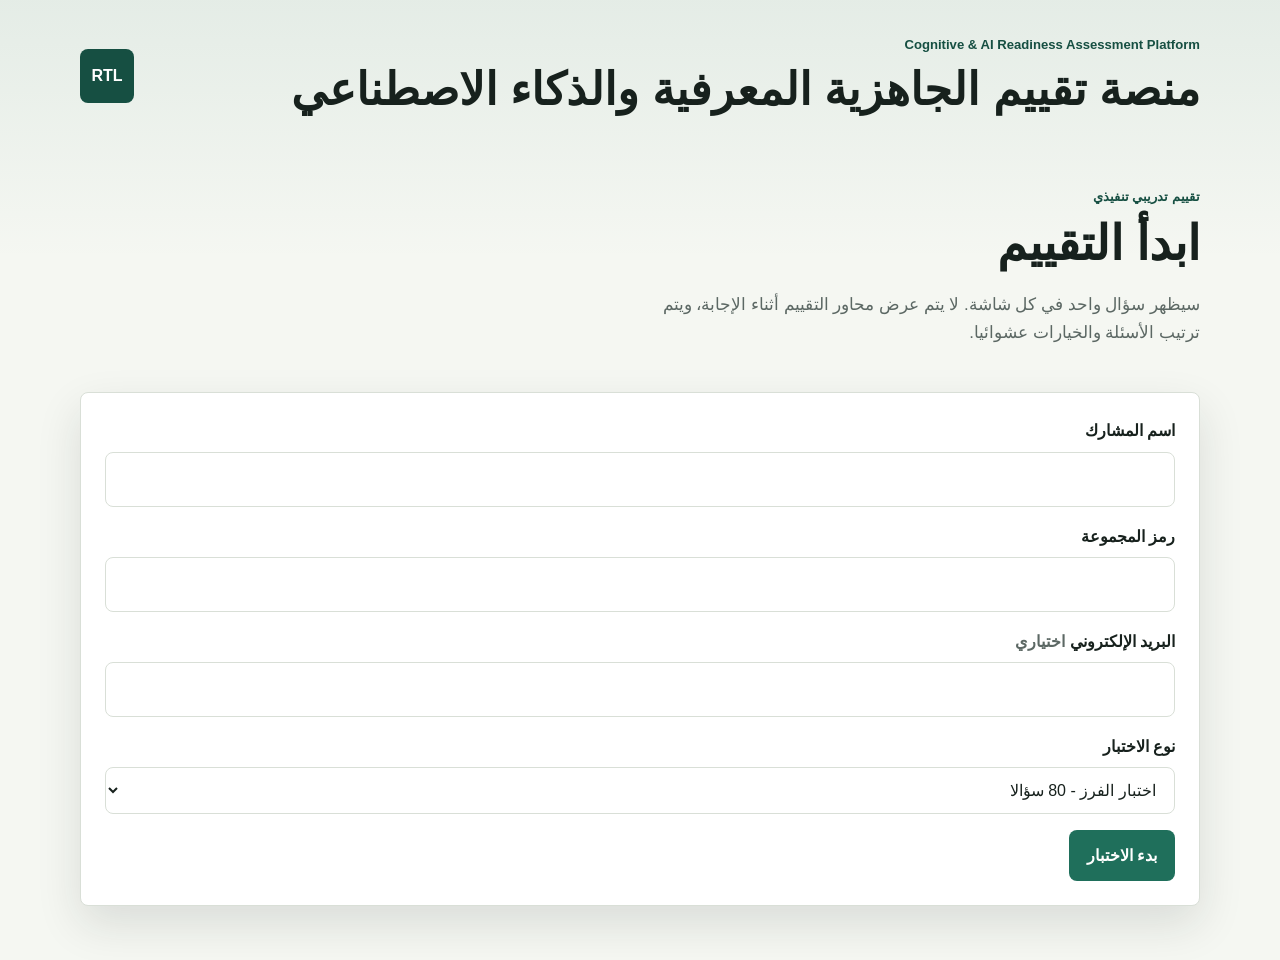
<file: assessment.html>
﻿<!doctype html>
<html lang="ar" dir="rtl">
<head>
  <meta charset="utf-8">
  <meta name="viewport" content="width=device-width, initial-scale=1">
  <title>منصة تقييم الجاهزية المعرفية والذكاء الاصطناعي</title>
  <link rel="stylesheet" href="style.css">
</head>
<body data-screen="start">
  <header class="site-header">
    <div>
      <p class="eyebrow">Cognitive & AI Readiness Assessment Platform</p>
      <h1>منصة تقييم الجاهزية المعرفية والذكاء الاصطناعي</h1>
    </div>
    <span class="header-mark">RTL</span>
  </header>

  <main>
    <section class="screen screen-start" aria-labelledby="startTitle">
      <div class="intro">
        <p class="eyebrow">تقييم تدريبي تنفيذي</p>
        <h2 id="startTitle">ابدأ التقييم</h2>
        <p>
          سيظهر سؤال واحد في كل شاشة. لا يتم عرض محاور التقييم أثناء الإجابة، ويتم ترتيب الأسئلة والخيارات عشوائيا.
        </p>
      </div>

      <aside id="resumePanel" class="notice resume-panel" hidden>
        <p>يوجد تقدم محفوظ لهذا المتصفح: <strong></strong></p>
        <div class="button-row">
          <button type="button" id="resumeButton" class="secondary-button">استئناف</button>
          <button type="button" id="discardResumeButton" class="ghost-button">بدء جديد</button>
        </div>
      </aside>

      <form id="startForm" class="form-panel">
        <div class="field">
          <label for="participantName">اسم المشارك</label>
          <input id="participantName" name="participantName" type="text" autocomplete="name" required>
        </div>

        <div class="field">
          <label for="batchCode">رمز المجموعة</label>
          <input id="batchCode" name="batchCode" type="text" required>
        </div>

        <div class="field">
          <label for="email">البريد الإلكتروني <span>اختياري</span></label>
          <input id="email" name="email" type="email" autocomplete="email">
        </div>

        <div class="field">
          <label for="testType">نوع الاختبار</label>
          <select id="testType" name="testType">
            <option value="screening">اختبار الفرز - 80 سؤالا</option>
            <option value="diagnostic">الاختبار التشخيصي - 160 سؤالا</option>
          </select>
        </div>

        <p id="formError" class="error-message" role="alert"></p>

        <button type="submit" class="primary-button">بدء الاختبار</button>
      </form>
    </section>

    <section class="screen screen-assessment" aria-labelledby="questionText">
      <div class="assessment-shell">
        <div class="assessment-top">
          <div>
            <p id="progressText">السؤال 1 من 80</p>
            <strong id="answeredText">0 إجابة مكتملة</strong>
          </div>
          <button type="button" id="startOverButton" class="ghost-button">بدء من جديد</button>
        </div>

        <div class="progress-track" aria-hidden="true">
          <div id="progressBar"></div>
        </div>

        <article class="question-panel">
          <h2 id="questionText"></h2>
          <div id="optionList" class="option-list"></div>
          <p id="missingNotice" class="notice compact" hidden>
            يجب إكمال جميع الأسئلة قبل تسليم النتيجة النهائية.
          </p>
        </article>

        <div class="navigation-row">
          <button type="button" id="prevButton" class="secondary-button">السابق</button>
          <button type="button" id="nextButton" class="primary-button">التالي</button>
          <button type="button" id="finishButton" class="primary-button" hidden>إنهاء الاختبار</button>
        </div>
      </div>
    </section>

    <section class="screen screen-report" aria-labelledby="reportTitle">
      <div class="report-actions">
        <div>
          <p class="eyebrow">التقرير النهائي</p>
          <h2 id="reportTitle">النتيجة والتوصية</h2>
        </div>
        <div class="button-row">
          <button type="button" id="printButton" class="secondary-button">طباعة / حفظ PDF</button>
          <button type="button" id="downloadButton" class="secondary-button">تنزيل JSON</button>
          <button type="button" id="newAssessmentButton" class="ghost-button">اختبار جديد</button>
        </div>
      </div>

      <p id="cloudSuccess" class="notice success" hidden>تم حفظ النتيجة في Google Sheets.</p>
      <p id="cloudWarning" class="notice warning" hidden></p>
      <div id="reportContainer"></div>
    </section>
  </main>

  <script src="config.js"></script>
  <script src="questions.js"></script>
  <script src="scoring.js"></script>
  <script src="report.js"></script>
  <script src="storage.js"></script>
  <script src="app.js"></script>
</body>
</html>
</file>
<file: style.css>
:root {
  color-scheme: light;
  --ink: #17211d;
  --muted: #5c6864;
  --surface: #ffffff;
  --surface-soft: #f5f7f2;
  --line: #d9dfd7;
  --green: #1f6f5b;
  --green-dark: #164f42;
  --gold: #b07a25;
  --red: #a53d3d;
  --blue: #2d5f88;
  --shadow: 0 18px 45px rgba(23, 33, 29, 0.12);
  font-family: "Segoe UI", Tahoma, Arial, sans-serif;
}

* {
  box-sizing: border-box;
}

body {
  margin: 0;
  min-height: 100vh;
  background:
    linear-gradient(180deg, rgba(31, 111, 91, 0.08), transparent 260px),
    var(--surface-soft);
  color: var(--ink);
  line-height: 1.7;
}

button,
input,
select {
  font: inherit;
}

button {
  min-height: 44px;
  border: 0;
  border-radius: 8px;
  padding: 0.75rem 1.1rem;
  cursor: pointer;
  font-weight: 700;
}

button:disabled {
  cursor: not-allowed;
  opacity: 0.55;
}

.site-header,
main {
  width: min(1120px, calc(100% - 32px));
  margin-inline: auto;
}

.site-header {
  display: flex;
  justify-content: space-between;
  gap: 1rem;
  align-items: center;
  padding: 34px 0 18px;
}

.site-header h1,
.intro h2,
.question-panel h2,
.report-actions h2 {
  margin: 0;
  line-height: 1.25;
  letter-spacing: 0;
}

.site-header h1 {
  font-size: clamp(1.55rem, 4vw, 2.8rem);
}

.header-mark {
  display: inline-grid;
  place-items: center;
  min-width: 54px;
  min-height: 54px;
  border-radius: 8px;
  background: var(--green-dark);
  color: #fff;
  font-weight: 800;
}

.eyebrow {
  margin: 0 0 0.35rem;
  color: var(--green-dark);
  font-size: 0.82rem;
  font-weight: 800;
  letter-spacing: 0;
}

.screen {
  display: none;
  padding: 22px 0 54px;
}

body[data-screen="start"] .screen-start,
body[data-screen="assessment"] .screen-assessment,
body[data-screen="report"] .screen-report {
  display: block;
}

.screen-start {
  display: grid;
  grid-template-columns: minmax(0, 0.9fr) minmax(320px, 0.72fr);
  gap: 28px;
  align-items: start;
}

.intro {
  padding: 28px 0;
}

.intro h2 {
  font-size: clamp(1.7rem, 4vw, 3rem);
  margin-bottom: 1rem;
}

.intro p:not(.eyebrow) {
  max-width: 62ch;
  color: var(--muted);
  font-size: 1.05rem;
}

.form-panel,
.assessment-shell,
.report-card {
  background: var(--surface);
  border: 1px solid var(--line);
  border-radius: 8px;
  box-shadow: var(--shadow);
}

.form-panel {
  padding: 24px;
}

.field {
  display: grid;
  gap: 0.45rem;
  margin-bottom: 1rem;
}

.field label {
  font-weight: 800;
}

.field label span {
  color: var(--muted);
  font-weight: 600;
}

.field input,
.field select {
  width: 100%;
  border: 1px solid var(--line);
  border-radius: 8px;
  background: #fff;
  padding: 0.8rem 0.9rem;
  color: var(--ink);
}

.field input:focus,
.field select:focus,
.option-card:focus-within {
  outline: 3px solid rgba(31, 111, 91, 0.2);
  border-color: var(--green);
}

.primary-button {
  background: var(--green);
  color: #fff;
}

.primary-button:hover:not(:disabled) {
  background: var(--green-dark);
}

.secondary-button {
  background: #e8f0ed;
  color: var(--green-dark);
}

.ghost-button {
  background: transparent;
  color: var(--muted);
  border: 1px solid var(--line);
}

.notice,
.error-message {
  border-radius: 8px;
  padding: 0.85rem 1rem;
  margin: 0 0 1rem;
}

.notice {
  background: #fff9ed;
  border: 1px solid rgba(176, 122, 37, 0.32);
  color: #77501a;
}

.notice.success {
  background: #eef8f3;
  border-color: rgba(31, 111, 91, 0.28);
  color: var(--green-dark);
}

.notice.warning {
  background: #fff3f0;
  border-color: rgba(165, 61, 61, 0.24);
  color: var(--red);
}

.notice.compact {
  margin-top: 1rem;
  margin-bottom: 0;
}

.error-message {
  min-height: 0;
  color: var(--red);
  padding: 0;
}

.resume-panel {
  grid-column: 1 / -1;
}

.button-row {
  display: flex;
  flex-wrap: wrap;
  gap: 0.6rem;
}

.assessment-shell {
  padding: 24px;
}

.assessment-top,
.navigation-row,
.report-actions,
.report-header {
  display: flex;
  justify-content: space-between;
  align-items: center;
  gap: 1rem;
}

.assessment-top p,
.assessment-top strong {
  margin: 0;
}

.assessment-top p {
  color: var(--muted);
}

.progress-track {
  height: 12px;
  background: #e4e9e2;
  border-radius: 999px;
  overflow: hidden;
  margin: 18px 0 24px;
}

#progressBar {
  height: 100%;
  width: 0;
  background: linear-gradient(90deg, var(--green), var(--blue));
  transition: width 180ms ease;
}

.question-panel {
  border: 1px solid var(--line);
  border-radius: 8px;
  padding: 24px;
  background: #fbfcfa;
}

.question-panel h2 {
  font-size: clamp(1.25rem, 2.8vw, 2rem);
  margin-bottom: 1.2rem;
}

.option-list {
  display: grid;
  gap: 0.8rem;
}

.option-card {
  display: grid;
  grid-template-columns: 22px 1fr;
  gap: 0.75rem;
  align-items: start;
  border: 1px solid var(--line);
  border-radius: 8px;
  background: #fff;
  padding: 1rem;
  cursor: pointer;
}

.option-card:hover {
  border-color: rgba(31, 111, 91, 0.5);
}

.option-card input {
  margin-top: 0.35rem;
  accent-color: var(--green);
}

.option-card:has(input:checked) {
  border-color: var(--green);
  background: #eef8f3;
}

.navigation-row {
  margin-top: 20px;
}

.screen-report {
  max-width: 980px;
  margin-inline: auto;
}

.report-actions {
  margin-bottom: 18px;
}

.report-card {
  padding: 26px;
}

.report-header {
  border-bottom: 1px solid var(--line);
  padding-bottom: 18px;
  margin-bottom: 18px;
}

.report-header h2 {
  margin: 0;
  font-size: clamp(1.4rem, 4vw, 2.2rem);
}

.result-badge {
  display: grid;
  place-items: center;
  min-width: 94px;
  aspect-ratio: 1;
  border-radius: 8px;
  background: var(--green-dark);
  color: #fff;
  font-size: 1.6rem;
  font-weight: 900;
}

.report-grid {
  display: grid;
  grid-template-columns: repeat(4, minmax(0, 1fr));
  gap: 0.8rem;
  margin-bottom: 18px;
}

.report-grid div,
.report-section {
  border: 1px solid var(--line);
  border-radius: 8px;
  padding: 1rem;
  background: #fbfcfa;
}

.report-grid span {
  display: block;
  color: var(--muted);
  font-size: 0.86rem;
}

.report-grid strong {
  display: block;
  overflow-wrap: anywhere;
}

.report-section {
  margin-bottom: 0.85rem;
}

.report-section h3 {
  margin: 0 0 0.6rem;
  font-size: 1.1rem;
}

.score-table {
  width: 100%;
  border-collapse: collapse;
}

.score-table th,
.score-table td {
  text-align: right;
  border-bottom: 1px solid var(--line);
  padding: 0.65rem 0;
}

.score-table tr:last-child th,
.score-table tr:last-child td {
  border-bottom: 0;
}

.score-table td {
  width: 110px;
  font-weight: 900;
  color: var(--green-dark);
}

.two-column {
  display: grid;
  grid-template-columns: repeat(2, minmax(0, 1fr));
  gap: 0.85rem;
}

.next-step {
  border-color: rgba(31, 111, 91, 0.25);
  background: #eef8f3;
}

@media (max-width: 760px) {
  .site-header,
  .assessment-top,
  .navigation-row,
  .report-actions,
  .report-header {
    align-items: stretch;
    flex-direction: column;
  }

  .screen-start,
  .report-grid,
  .two-column {
    grid-template-columns: 1fr;
  }

  .site-header {
    padding-top: 24px;
  }

  .header-mark,
  .result-badge {
    align-self: flex-start;
  }

  .question-panel,
  .assessment-shell,
  .form-panel,
  .report-card {
    padding: 18px;
  }

  .navigation-row button,
  .button-row button,
  .primary-button {
    width: 100%;
  }
}

@media print {
  body {
    background: #fff;
  }

  .site-header,
  .report-actions,
  .notice,
  .screen-start,
  .screen-assessment {
    display: none !important;
  }

  body[data-screen="report"] .screen-report {
    display: block;
  }

  main,
  .screen-report {
    width: 100%;
    max-width: none;
    margin: 0;
    padding: 0;
  }

  .report-card {
    box-shadow: none;
    border: 0;
  }
}
</file>
